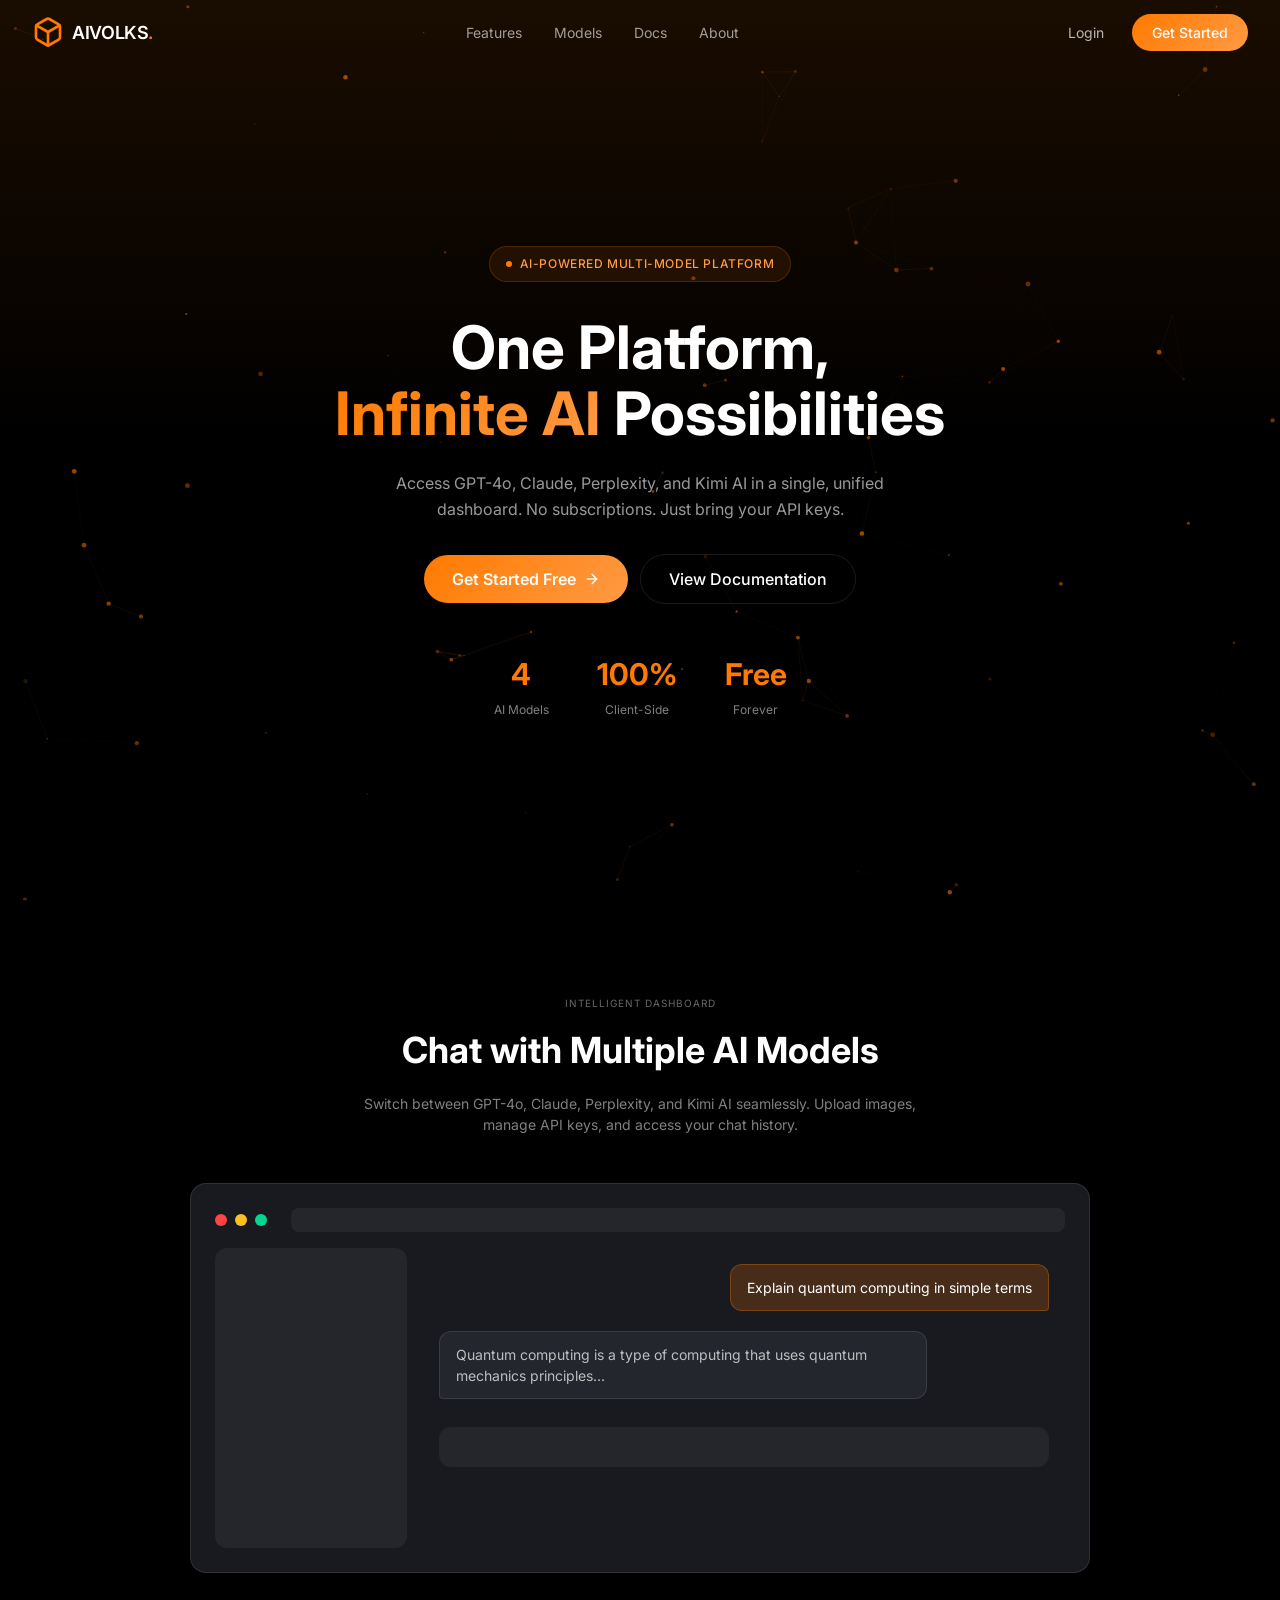
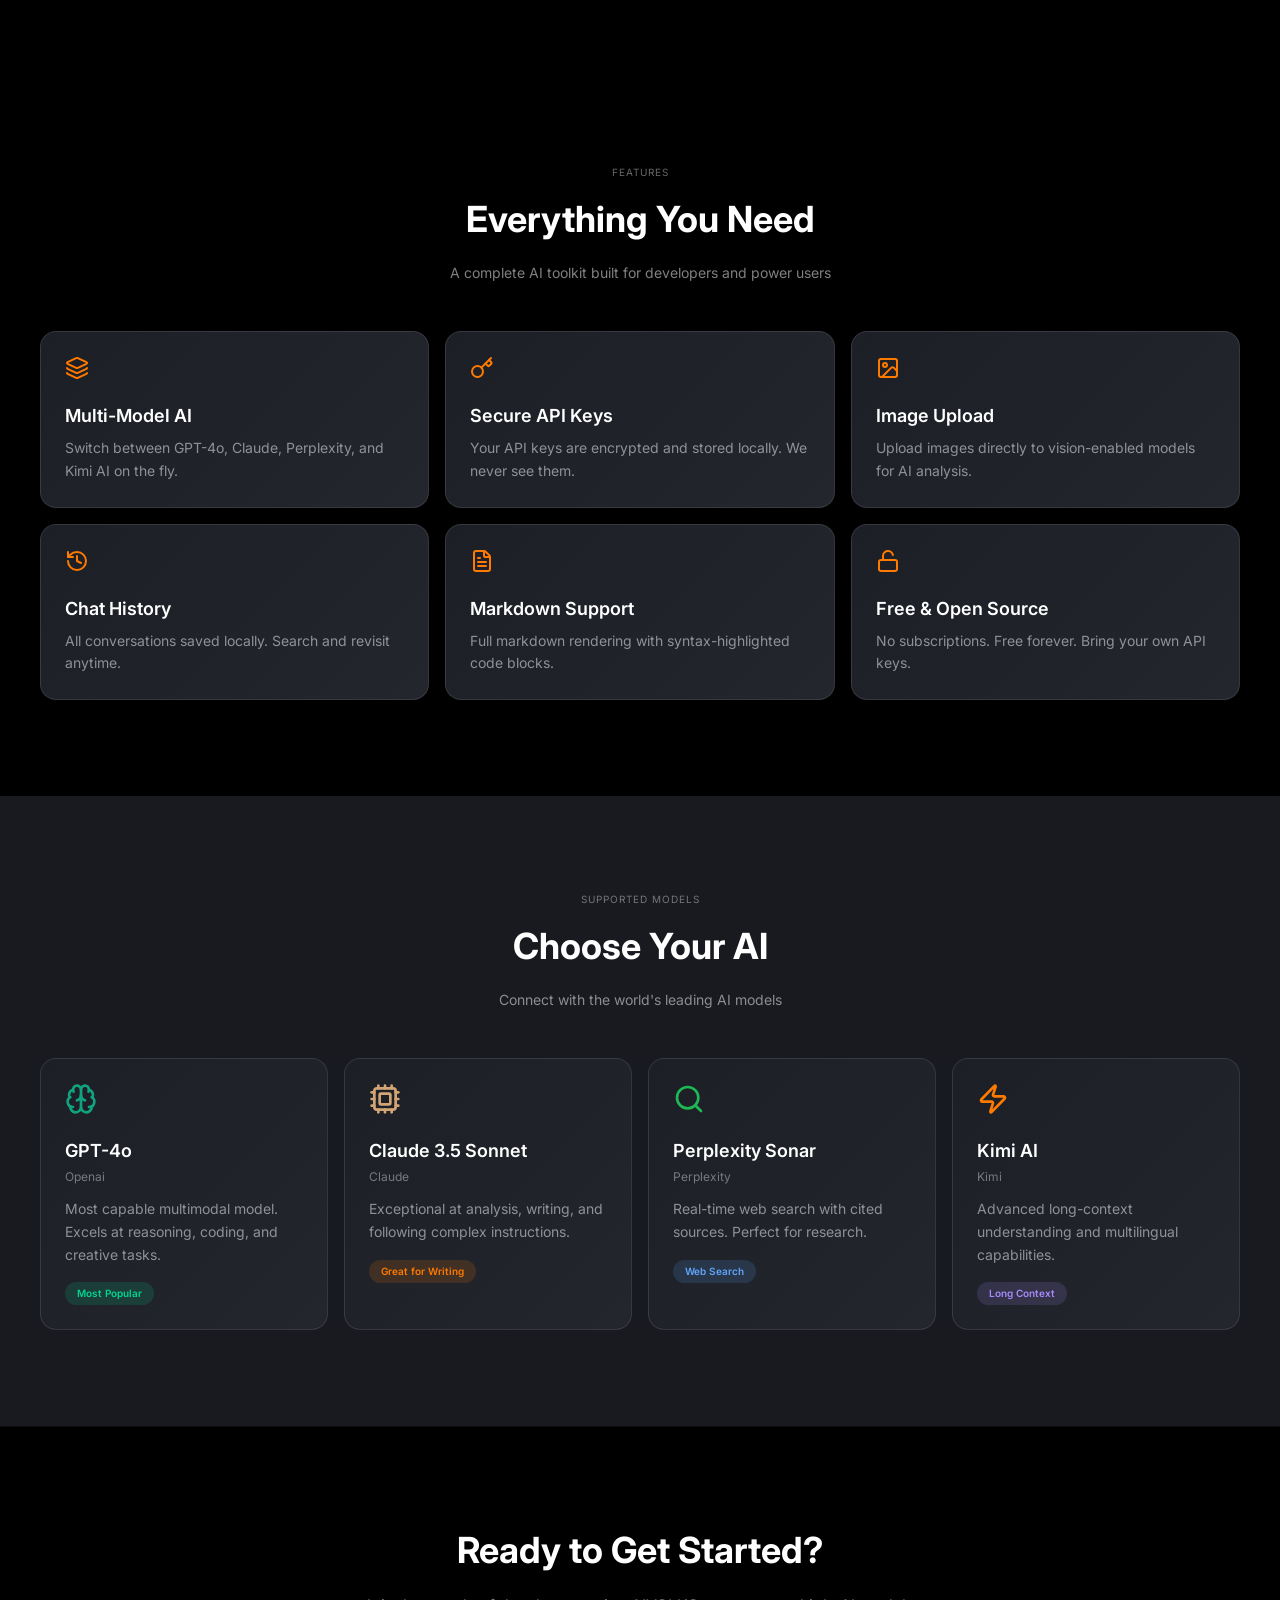
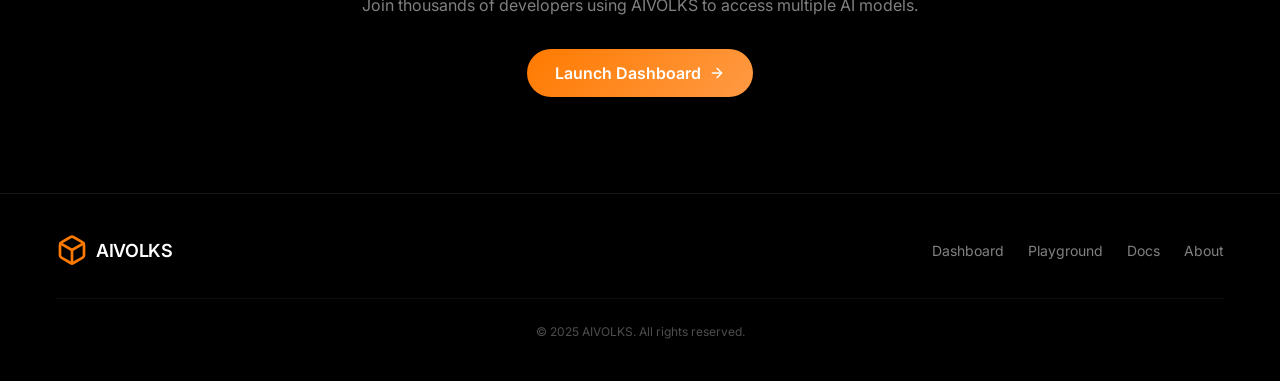
<file: index.html>
<!DOCTYPE html>
<html lang="en">
<head>
  <meta charset="UTF-8" />
  <meta name="viewport" content="width=device-width, initial-scale=1.0" />
  <title>AIVOLKS - AI Dashboard</title>
  <link rel="preconnect" href="https://fonts.googleapis.com" />
  <link rel="preconnect" href="https://fonts.gstatic.com" crossorigin />
  <link href="https://fonts.googleapis.com/css2?family=Inter:wght@300;400;500;600;700;800&display=swap" rel="stylesheet" />
  <link rel="stylesheet" href="css/style.css" />
</head>
<body>
  <!-- Particle Background -->
  <canvas id="particle-canvas"></canvas>

  <!-- Header -->
  <header class="header" id="header">
    <div class="header-container">
      <a href="#" class="logo">
        <svg class="logo-icon" viewBox="0 0 24 24" fill="none" stroke="currentColor" stroke-width="2" stroke-linecap="round" stroke-linejoin="round">
          <path d="M21 8a2 2 0 0 0-1-1.73l-7-4a2 2 0 0 0-2 0l-7 4A2 2 0 0 0 3 8v8a2 2 0 0 0 1 1.73l7 4a2 2 0 0 0 2 0l7-4A2 2 0 0 0 21 16Z"/>
          <path d="m3.3 7 8.7 5 8.7-5"/>
          <path d="M12 22V12"/>
        </svg>
        <span class="logo-text">AIVOLKS<span class="logo-dot">.</span></span>
      </a>

      <nav class="nav-desktop">
        <a href="#features" class="nav-link">Features</a>
        <a href="#models" class="nav-link">Models</a>
        <a href="#" class="nav-link">Docs</a>
        <a href="#" class="nav-link">About</a>
      </nav>

      <div class="header-actions">
        <a href="#" class="btn-login">Login</a>
        <a href="chat.html" class="btn-primary" id="getStarted">Get Started</a>
        <button class="mobile-toggle" id="mobileToggle" aria-label="Toggle menu">
          <svg class="icon-menu" viewBox="0 0 24 24" fill="none" stroke="currentColor" stroke-width="2" stroke-linecap="round" stroke-linejoin="round">
            <path d="M4 5h16"/><path d="M4 12h16"/><path d="M4 19h16"/>
          </svg>
          <svg class="icon-close" viewBox="0 0 24 24" fill="none" stroke="currentColor" stroke-width="2" stroke-linecap="round" stroke-linejoin="round">
            <path d="M18 6 6 18"/><path d="m6 6 12 12"/>
          </svg>
        </button>
      </div>
    </div>

    <!-- Mobile Menu -->
    <div class="mobile-menu" id="mobileMenu">
      <a href="#features" class="mobile-link">Features</a>
      <a href="#models" class="mobile-link">Models</a>
      <a href="#" class="mobile-link">Docs</a>
      <a href="#" class="mobile-link">About</a>
      <div class="mobile-actions">
        <a href="#" class="btn-login">Login</a>
        <a href="#" class="btn-primary btn-full">Get Started</a>
      </div>
    </div>
  </header>

  <!-- Hero Section -->
  <section class="hero">
    <div class="hero-bg"></div>
    <div class="hero-content">
      <div class="badge">
        <span class="badge-dot"></span>
        <span class="badge-text">AI-Powered Multi-Model Platform</span>
      </div>

      <h1 class="hero-title">
        One Platform,<br>
        <span class="text-gradient">Infinite AI</span> Possibilities
      </h1>

      <p class="hero-subtitle">
        Access GPT-4o, Claude, Perplexity, and Kimi AI in a single, unified dashboard.
        No subscriptions. Just bring your API keys.
      </p>

      <div class="hero-buttons">
        <a href="chat.html" class="btn-main" id="getStartedMain">
          Get Started Free
          <svg viewBox="0 0 24 24" fill="none" stroke="currentColor" stroke-width="2" stroke-linecap="round" stroke-linejoin="round">
            <path d="M5 12h14"/><path d="m12 5 7 7-7 7"/>
          </svg>
        </a>
        <a href="#" class="btn-outline">View Documentation</a>
      </div>

      <div class="hero-stats">
        <div class="stat">
          <div class="stat-value">4</div>
          <div class="stat-label">AI Models</div>
        </div>
        <div class="stat">
          <div class="stat-value">100%</div>
          <div class="stat-label">Client-Side</div>
        </div>
        <div class="stat">
          <div class="stat-value">Free</div>
          <div class="stat-label">Forever</div>
        </div>
      </div>
    </div>
  </section>

  <!-- Chat Preview Section -->
  <section class="section">
    <div class="container">
      <div class="section-header reveal">
        <p class="section-tag">Intelligent Dashboard</p>
        <h2 class="section-title">Chat with Multiple AI Models</h2>
        <p class="section-desc">
          Switch between GPT-4o, Claude, Perplexity, and Kimi AI seamlessly.
          Upload images, manage API keys, and access your chat history.
        </p>
      </div>

      <div class="chat-preview reveal delay-1">
        <div class="chat-window">
          <!-- Window Controls -->
          <div class="chat-header">
            <div class="window-dots">
              <span class="dot red"></span>
              <span class="dot yellow"></span>
              <span class="dot green"></span>
            </div>
            <div class="window-bar"></div>
          </div>

          <!-- Chat Body -->
          <div class="chat-body">
            <div class="chat-sidebar"></div>
            <div class="chat-messages">
              <div class="msg user">
                <div class="msg-bubble user-bubble">
                  Explain quantum computing in simple terms
                </div>
              </div>
              <div class="msg bot">
                <div class="msg-bubble bot-bubble">
                  Quantum computing is a type of computing that uses quantum mechanics principles...
                </div>
              </div>
              <div class="chat-input-placeholder"></div>
            </div>
          </div>
        </div>
      </div>
    </div>
  </section>

  <!-- Features Section -->
  <section class="section" id="features">
    <div class="container">
      <div class="section-header reveal">
        <p class="section-tag">Features</p>
        <h2 class="section-title">Everything You Need</h2>
        <p class="section-desc">A complete AI toolkit built for developers and power users</p>
      </div>

      <div class="features-grid">
        <div class="feature-card reveal delay-1">
          <div class="feature-icon">
            <svg viewBox="0 0 24 24" fill="none" stroke="currentColor" stroke-width="2" stroke-linecap="round" stroke-linejoin="round">
              <path d="M12.83 2.18a2 2 0 0 0-1.66 0L2.6 6.08a1 1 0 0 0 0 1.83l8.58 3.91a2 2 0 0 0 1.66 0l8.58-3.9a1 1 0 0 0 0-1.83z"/>
              <path d="M2 12a1 1 0 0 0 .58.91l8.6 3.91a2 2 0 0 0 1.65 0l8.58-3.9A1 1 0 0 0 22 12"/>
              <path d="M2 17a1 1 0 0 0 .58.91l8.6 3.91a2 2 0 0 0 1.65 0l8.58-3.9A1 1 0 0 0 22 17"/>
            </svg>
          </div>
          <h3 class="feature-title">Multi-Model AI</h3>
          <p class="feature-desc">Switch between GPT-4o, Claude, Perplexity, and Kimi AI on the fly.</p>
        </div>

        <div class="feature-card reveal delay-2">
          <div class="feature-icon">
            <svg viewBox="0 0 24 24" fill="none" stroke="currentColor" stroke-width="2" stroke-linecap="round" stroke-linejoin="round">
              <path d="m15.5 7.5 2.3 2.3a1 1 0 0 0 1.4 0l2.1-2.1a1 1 0 0 0 0-1.4L19 4"/>
              <path d="m21 2-9.6 9.6"/>
              <circle cx="7.5" cy="15.5" r="5.5"/>
            </svg>
          </div>
          <h3 class="feature-title">Secure API Keys</h3>
          <p class="feature-desc">Your API keys are encrypted and stored locally. We never see them.</p>
        </div>

        <div class="feature-card reveal delay-3">
          <div class="feature-icon">
            <svg viewBox="0 0 24 24" fill="none" stroke="currentColor" stroke-width="2" stroke-linecap="round" stroke-linejoin="round">
              <rect width="18" height="18" x="3" y="3" rx="2" ry="2"/>
              <circle cx="9" cy="9" r="2"/>
              <path d="m21 15-3.086-3.086a2 2 0 0 0-2.828 0L6 21"/>
            </svg>
          </div>
          <h3 class="feature-title">Image Upload</h3>
          <p class="feature-desc">Upload images directly to vision-enabled models for AI analysis.</p>
        </div>

        <div class="feature-card reveal delay-1">
          <div class="feature-icon">
            <svg viewBox="0 0 24 24" fill="none" stroke="currentColor" stroke-width="2" stroke-linecap="round" stroke-linejoin="round">
              <path d="M3 12a9 9 0 1 0 9-9 9.75 9.75 0 0 0-6.74 2.74L3 8"/>
              <path d="M3 3v5h5"/>
              <path d="M12 7v5l4 2"/>
            </svg>
          </div>
          <h3 class="feature-title">Chat History</h3>
          <p class="feature-desc">All conversations saved locally. Search and revisit anytime.</p>
        </div>

        <div class="feature-card reveal delay-2">
          <div class="feature-icon">
            <svg viewBox="0 0 24 24" fill="none" stroke="currentColor" stroke-width="2" stroke-linecap="round" stroke-linejoin="round">
              <path d="M6 22a2 2 0 0 1-2-2V4a2 2 0 0 1 2-2h8a2.4 2.4 0 0 1 1.704.706l3.588 3.588A2.4 2.4 0 0 1 20 8v12a2 2 0 0 1-2 2z"/>
              <path d="M14 2v5a1 1 0 0 0 1 1h5"/>
              <path d="M10 9H8"/><path d="M16 13H8"/><path d="M16 17H8"/>
            </svg>
          </div>
          <h3 class="feature-title">Markdown Support</h3>
          <p class="feature-desc">Full markdown rendering with syntax-highlighted code blocks.</p>
        </div>

        <div class="feature-card reveal delay-3">
          <div class="feature-icon">
            <svg viewBox="0 0 24 24" fill="none" stroke="currentColor" stroke-width="2" stroke-linecap="round" stroke-linejoin="round">
              <rect width="18" height="11" x="3" y="11" rx="2" ry="2"/>
              <path d="M7 11V7a5 5 0 0 1 9.9-1"/>
            </svg>
          </div>
          <h3 class="feature-title">Free & Open Source</h3>
          <p class="feature-desc">No subscriptions. Free forever. Bring your own API keys.</p>
        </div>
      </div>
    </div>
  </section>

  <!-- Models Section -->
  <section class="section section-dark" id="models">
    <div class="container">
      <div class="section-header reveal">
        <p class="section-tag">Supported Models</p>
        <h2 class="section-title">Choose Your AI</h2>
        <p class="section-desc">Connect with the world's leading AI models</p>
      </div>

      <div class="models-grid">
        <div class="model-card reveal delay-1">
          <div class="model-icon" style="color: #10A37F;">
            <svg viewBox="0 0 24 24" fill="none" stroke="currentColor" stroke-width="2" stroke-linecap="round" stroke-linejoin="round">
              <path d="M12 18V5"/>
              <path d="M15 13a4.17 4.17 0 0 1-3-4 4.17 4.17 0 0 1-3 4"/>
              <path d="M17.598 6.5A3 3 0 1 0 12 5a3 3 0 1 0-5.598 1.5"/>
              <path d="M17.997 5.125a4 4 0 0 1 2.526 5.77"/>
              <path d="M18 18a4 4 0 0 0 2-7.464"/>
              <path d="M19.967 17.483A4 4 0 1 1 12 18a4 4 0 1 1-7.967-.517"/>
              <path d="M6 18a4 4 0 0 1-2-7.464"/>
              <path d="M6.003 5.125a4 4 0 0 0-2.526 5.77"/>
            </svg>
          </div>
          <h3 class="model-name">GPT-4o</h3>
          <p class="model-provider">openai</p>
          <p class="model-desc">Most capable multimodal model. Excels at reasoning, coding, and creative tasks.</p>
          <span class="model-badge badge-green">Most Popular</span>
        </div>

        <div class="model-card reveal delay-2">
          <div class="model-icon" style="color: #D4A574;">
            <svg viewBox="0 0 24 24" fill="none" stroke="currentColor" stroke-width="2" stroke-linecap="round" stroke-linejoin="round">
              <path d="M12 20v2"/><path d="M12 2v2"/>
              <path d="M17 20v2"/><path d="M17 2v2"/>
              <path d="M2 12h2"/><path d="M2 17h2"/><path d="M2 7h2"/>
              <path d="M20 12h2"/><path d="M20 17h2"/><path d="M20 7h2"/>
              <path d="M7 20v2"/><path d="M7 2v2"/>
              <rect x="4" y="4" width="16" height="16" rx="2"/>
              <rect x="8" y="8" width="8" height="8" rx="1"/>
            </svg>
          </div>
          <h3 class="model-name">Claude 3.5 Sonnet</h3>
          <p class="model-provider">claude</p>
          <p class="model-desc">Exceptional at analysis, writing, and following complex instructions.</p>
          <span class="model-badge badge-orange">Great for Writing</span>
        </div>

        <div class="model-card reveal delay-3">
          <div class="model-icon" style="color: #1DB954;">
            <svg viewBox="0 0 24 24" fill="none" stroke="currentColor" stroke-width="2" stroke-linecap="round" stroke-linejoin="round">
              <path d="m21 21-4.34-4.34"/>
              <circle cx="11" cy="11" r="8"/>
            </svg>
          </div>
          <h3 class="model-name">Perplexity Sonar</h3>
          <p class="model-provider">perplexity</p>
          <p class="model-desc">Real-time web search with cited sources. Perfect for research.</p>
          <span class="model-badge badge-blue">Web Search</span>
        </div>

        <div class="model-card reveal delay-4">
          <div class="model-icon" style="color: #FF7A00;">
            <svg viewBox="0 0 24 24" fill="none" stroke="currentColor" stroke-width="2" stroke-linecap="round" stroke-linejoin="round">
              <path d="M4 14a1 1 0 0 1-.78-1.63l9.9-10.2a.5.5 0 0 1 .86.46l-1.92 6.02A1 1 0 0 0 13 10h7a1 1 0 0 1 .78 1.63l-9.9 10.2a.5.5 0 0 1-.86-.46l1.92-6.02A1 1 0 0 0 11 14z"/>
            </svg>
          </div>
          <h3 class="model-name">Kimi AI</h3>
          <p class="model-provider">kimi</p>
          <p class="model-desc">Advanced long-context understanding and multilingual capabilities.</p>
          <span class="model-badge badge-purple">Long Context</span>
        </div>
      </div>
    </div>
  </section>

  <!-- CTA Section -->
  <section class="section section-border">
    <div class="container">
      <div class="cta reveal">
        <h2 class="cta-title">Ready to Get Started?</h2>
        <p class="cta-desc">Join thousands of developers using AIVOLKS to access multiple AI models.</p>
        <a href="#" class="btn-main">
          Launch Dashboard
          <svg viewBox="0 0 24 24" fill="none" stroke="currentColor" stroke-width="2" stroke-linecap="round" stroke-linejoin="round">
            <path d="M5 12h14"/><path d="m12 5 7 7-7 7"/>
          </svg>
        </a>
      </div>
    </div>
  </section>

  <!-- Footer -->
  <footer class="footer">
    <div class="footer-container">
      <div class="footer-main">
        <a href="#" class="logo">
          <svg class="logo-icon" viewBox="0 0 24 24" fill="none" stroke="currentColor" stroke-width="2" stroke-linecap="round" stroke-linejoin="round">
            <path d="M21 8a2 2 0 0 0-1-1.73l-7-4a2 2 0 0 0-2 0l-7 4A2 2 0 0 0 3 8v8a2 2 0 0 0 1 1.73l7 4a2 2 0 0 0 2 0l7-4A2 2 0 0 0 21 16Z"/>
            <path d="m3.3 7 8.7 5 8.7-5"/>
            <path d="M12 22V12"/>
          </svg>
          <span class="logo-text">AIVOLKS</span>
        </a>

        <nav class="footer-nav">
          <a href="#" class="footer-link">
            Dashboard
            <span class="footer-underline"></span>
          </a>
          <a href="#" class="footer-link">
            Playground
            <span class="footer-underline"></span>
          </a>
          <a href="#" class="footer-link">
            Docs
            <span class="footer-underline"></span>
          </a>
          <a href="#" class="footer-link">
            About
            <span class="footer-underline"></span>
          </a>
        </nav>
      </div>

      <div class="footer-bottom">
        <p>&copy; 2025 AIVOLKS. All rights reserved.</p>
      </div>
    </div>
  </footer>

  <script src="js/particles.js"></script>
  <script src="js/main.js"></script>
  <!-- Login Modal -->
  <div class="login-modal" id="loginModal" aria-hidden="true">
    <div class="login-modal-backdrop" id="loginBackdrop"></div>
    <div class="login-modal-panel" role="dialog" aria-modal="true" aria-labelledby="loginTitle">
      <h3 id="loginTitle">Login required</h3>
      <p>To access the chat, please request access by clicking the button below. This will open WhatsApp to contact the site owner.</p>
      <div class="modal-actions">
        <a href="https://wa.me/" class="btn-main" id="waLink">Get Started Free</a>
        <button class="btn-outline" id="closeModal">Cancel</button>
      </div>
      <p class="modal-note">(WhatsApp number not set — please insert your number in the link URL later.)</p>
    </div>
  </div>
</body>
</html>
</file>
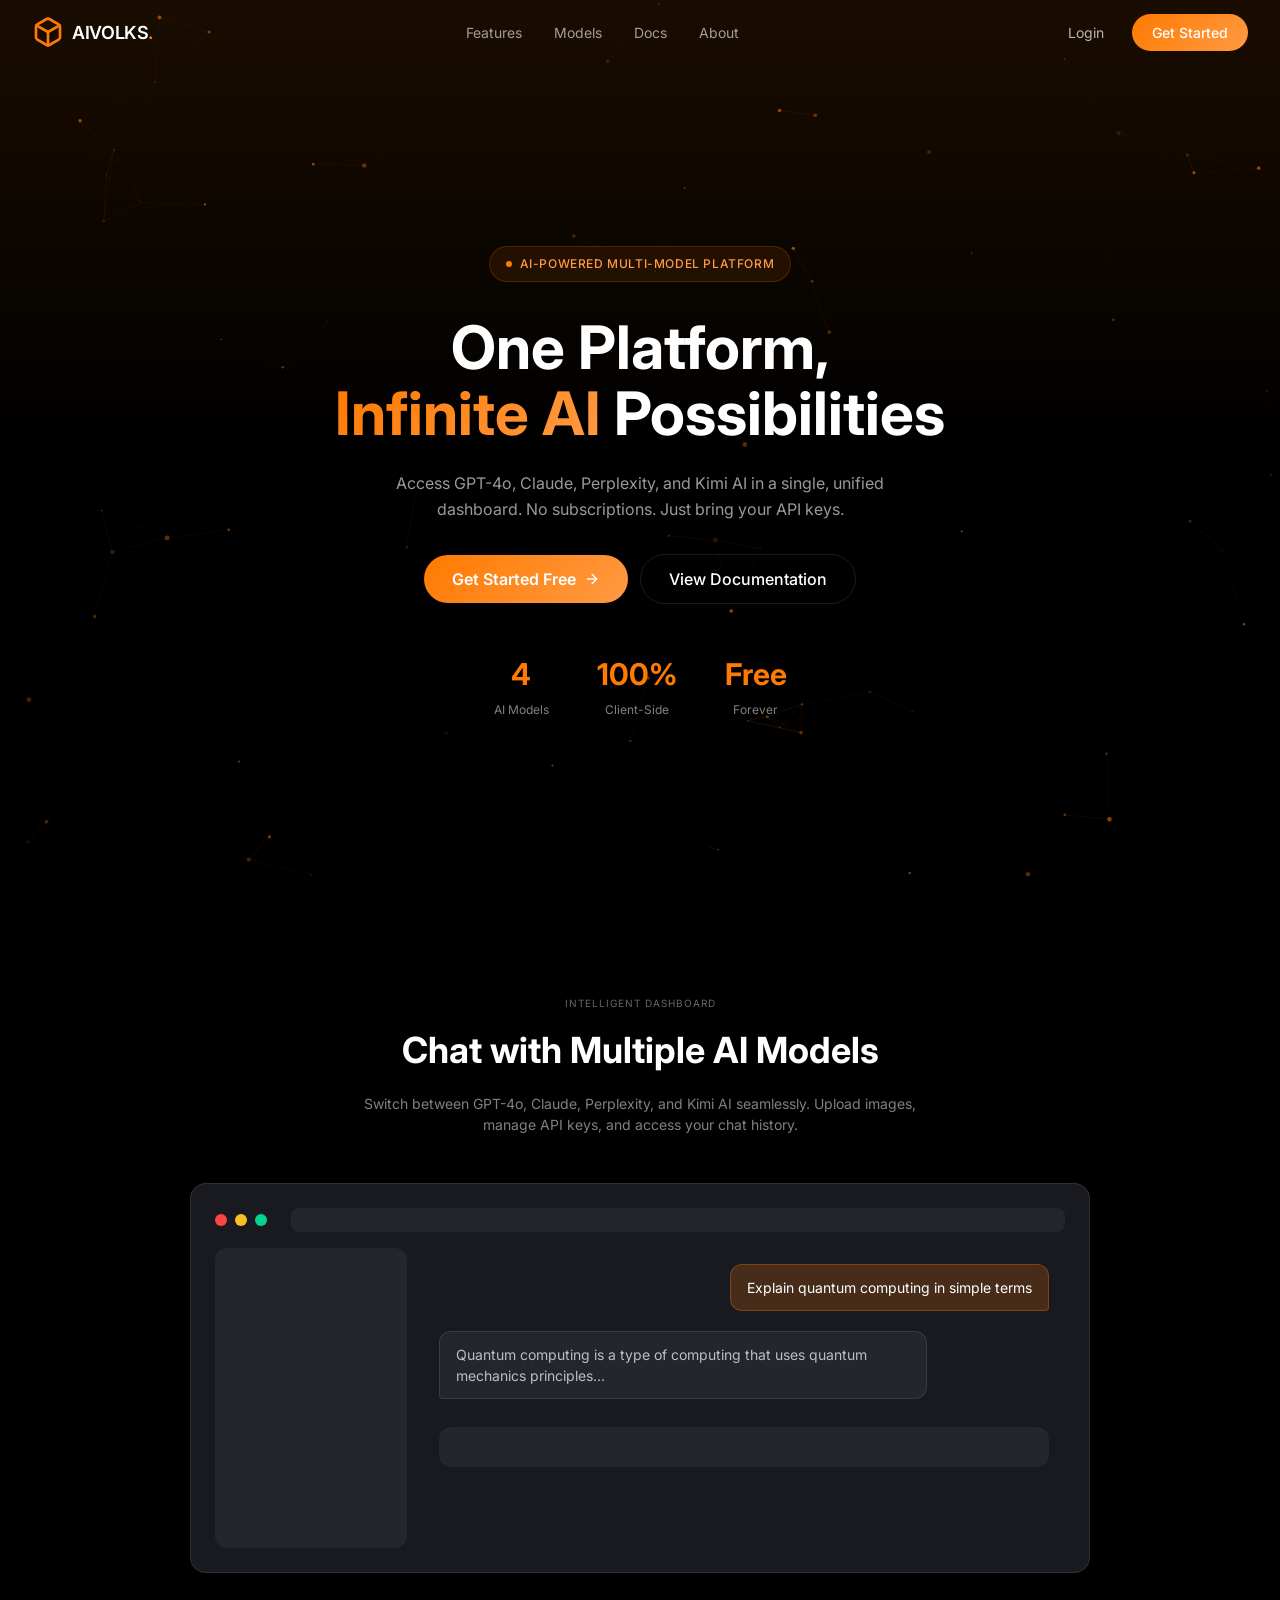
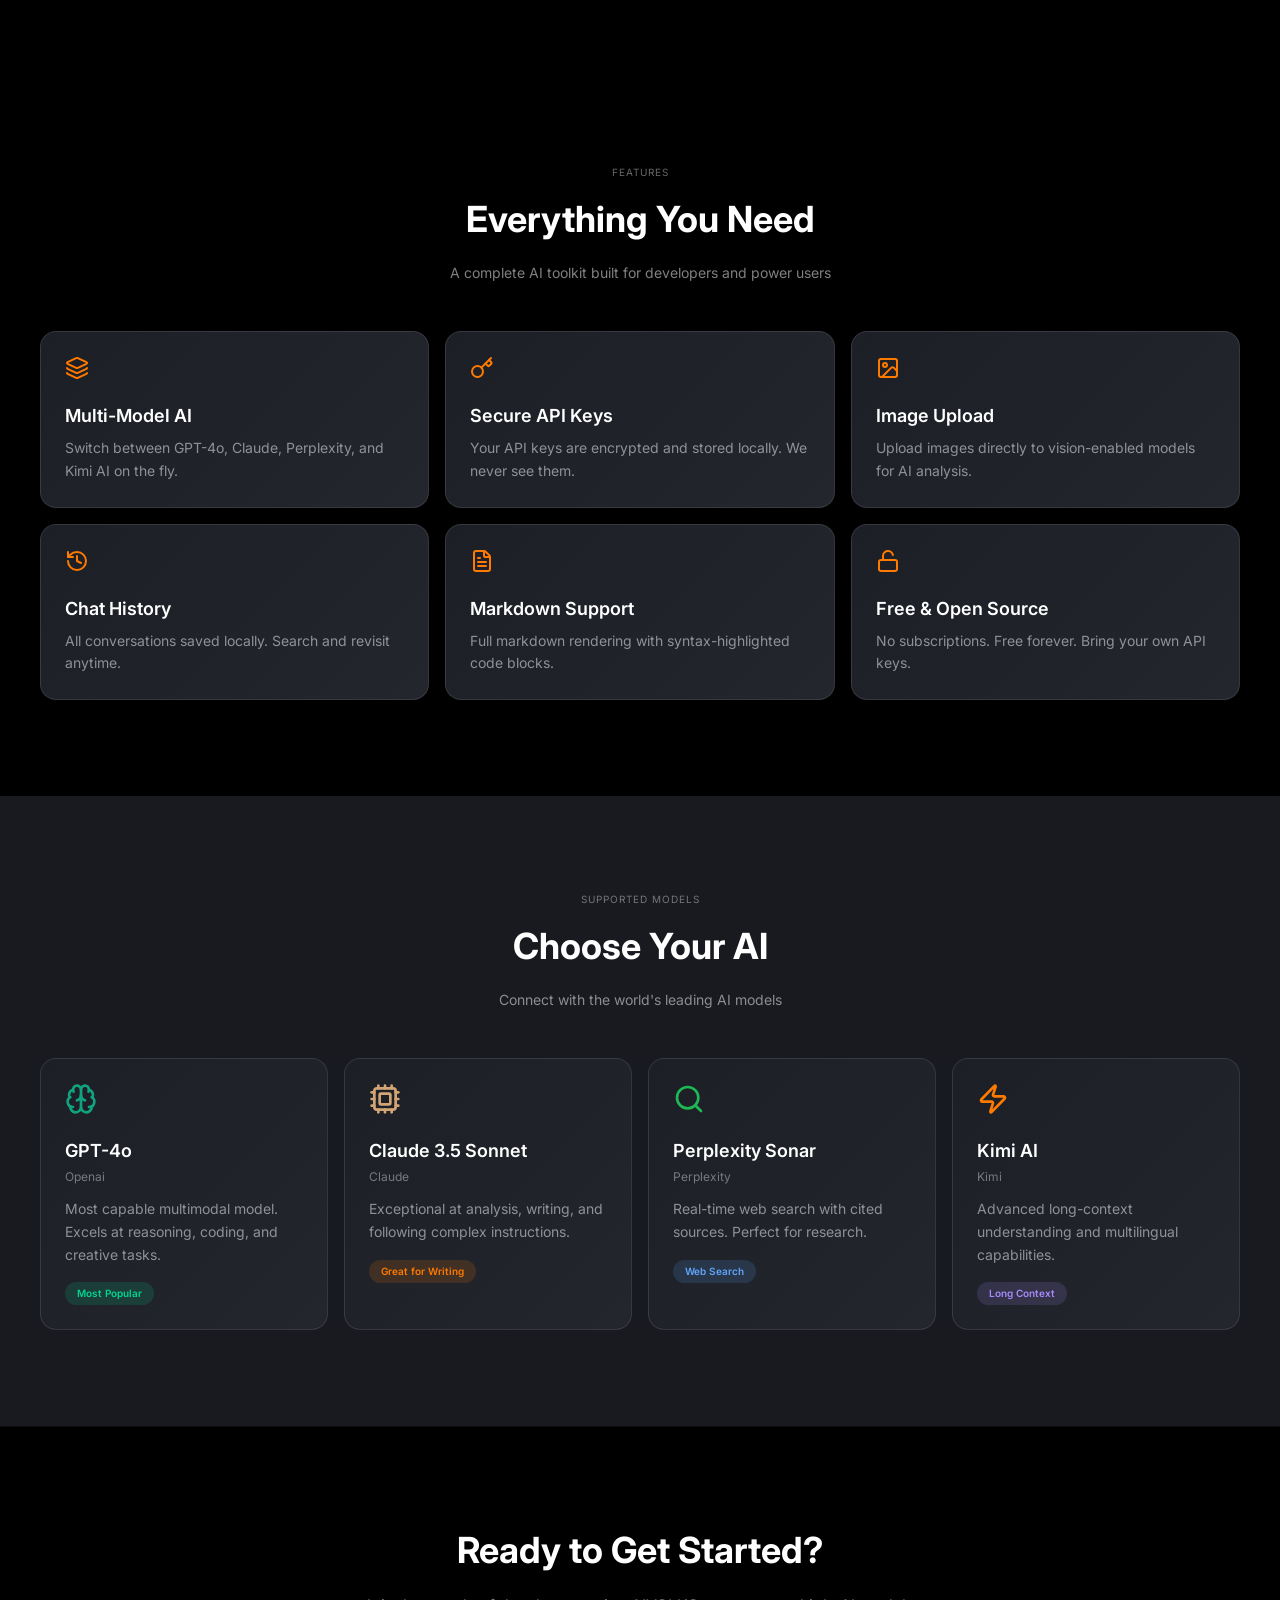
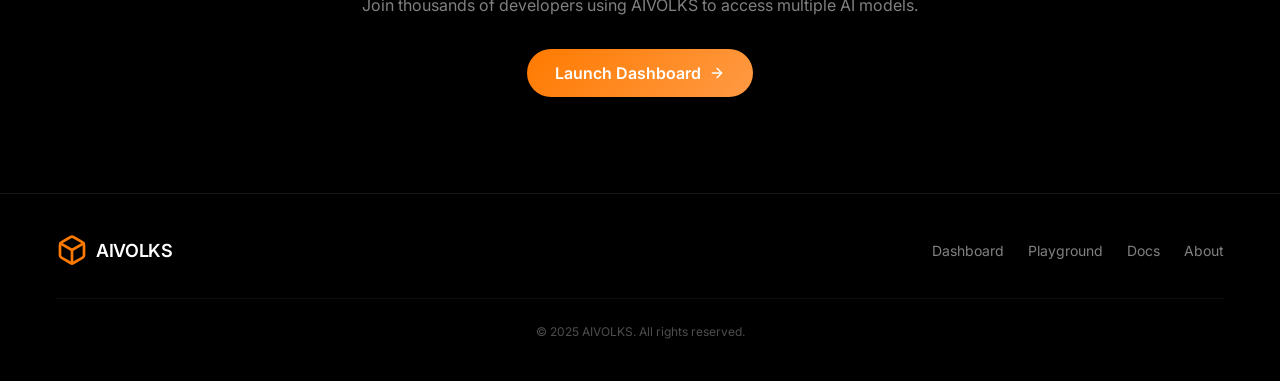
<file: chat.html>
<!DOCTYPE html>
<html lang="en">
<head>
  <meta charset="UTF-8" />
  <meta name="viewport" content="width=device-width, initial-scale=1.0" />
  <title>AIVOLKS - Chat</title>
  <link href="https://fonts.googleapis.com/css2?family=Inter:wght@300;400;500;600;700;800&display=swap" rel="stylesheet" />
  <link rel="stylesheet" href="css/style.css" />
</head>
<body>
  <header class="header" id="header">
    <div class="header-container">
      <a href="index.html" class="logo">AIVOLKS</a>
      <div class="header-actions">
        <a href="#" class="btn-primary" id="logoutBtn">Logout</a>
      </div>
    </div>
  </header>

  <main class="section" style="padding-top:100px;">
    <div class="container">
      <div class="chat-window" id="chatApp">
        <div class="chat-header">
          <div class="window-dots">
            <span class="dot red"></span>
            <span class="dot yellow"></span>
            <span class="dot green"></span>
          </div>
          <div class="window-bar">Chat with Bot</div>
        </div>
        <div class="chat-body">
          <div class="chat-messages" id="messages"></div>
        </div>
        <div style="padding:1rem; border-top:1px solid rgba(255,255,255,0.05);">
          <form id="chatForm">
            <input type="text" id="chatInput" placeholder="Type a message..." style="width:80%; padding:.75rem; border-radius:8px; border:1px solid rgba(255,255,255,0.05); background:transparent; color:var(--white);" />
            <button class="btn-main" style="margin-left:8px;">Send</button>
          </form>
        </div>
      </div>
    </div>
  </main>

  <script src="js/main.js"></script>
  <script>
    (function(){
      // Simple chat simulation
      const messages = document.getElementById('messages');
      const chatForm = document.getElementById('chatForm');
      const chatInput = document.getElementById('chatInput');

      function appendMessage(text, cls){
        const el = document.createElement('div');
        el.className = 'msg ' + cls;
        const bubble = document.createElement('div');
        bubble.className = 'msg-bubble ' + (cls === 'user' ? 'user-bubble' : 'bot-bubble');
        bubble.textContent = text;
        el.appendChild(bubble);
        messages.appendChild(el);
        messages.scrollTop = messages.scrollHeight;
      }

      chatForm.addEventListener('submit', function(e){
        e.preventDefault();
        const text = chatInput.value.trim();
        if(!text) return;
        appendMessage(text, 'user');
        chatInput.value = '';
        setTimeout(()=> appendMessage('This is a bot reply (demo).', 'bot'), 700);
      });

      document.getElementById('logoutBtn').addEventListener('click', function(e){
        e.preventDefault();
        localStorage.removeItem('aivolks_logged_in');
        window.location.href = 'index.html';
      });

      // Redirect to index if not logged in
      if(!localStorage.getItem('aivolks_logged_in')){
        window.location.href = 'index.html';
      }
    })();
  </script>
</body>
</html>
</file>
<file: css/style.css>
/* ================================================
   AIVOLKS - AI Dashboard Styles
   ================================================ */

/* ---- Reset & Base ---- */
*,
*::before,
*::after {
  box-sizing: border-box;
  margin: 0;
  padding: 0;
}

:root {
  --orange: #ff7a00;
  --orange-light: #ff9a44;
  --black: #000000;
  --card-bg: #181a20;
  --card-inner: #24262d;
  --success: #00d68f;
  --error: #ff4444;
  --white: #ffffff;
  --white-5: rgba(255, 255, 255, 0.05);
  --white-10: rgba(255, 255, 255, 0.1);
  --white-20: rgba(255, 255, 255, 0.2);
  --white-30: rgba(255, 255, 255, 0.3);
  --white-40: rgba(255, 255, 255, 0.4);
  --white-50: rgba(255, 255, 255, 0.5);
  --white-60: rgba(255, 255, 255, 0.6);
  --white-70: rgba(255, 255, 255, 0.7);
  --orange-10: rgba(255, 122, 0, 0.1);
  --orange-15: rgba(255, 122, 0, 0.15);
  --orange-20: rgba(255, 122, 0, 0.2);
  --orange-30: rgba(255, 122, 0, 0.3);
  --radius-sm: 0.5rem;
  --radius: 0.75rem;
  --radius-lg: 1rem;
  --radius-xl: 1.25rem;
  --radius-full: 9999px;
}

html {
  scroll-behavior: smooth;
}

body {
  font-family:
    "Inter",
    system-ui,
    -apple-system,
    sans-serif;
  background-color: var(--black);
  color: var(--white);
  line-height: 1.5;
  -webkit-font-smoothing: antialiased;
  overflow-x: hidden;
}

a {
  text-decoration: none;
  color: inherit;
}

::selection {
  background: var(--orange-30);
  color: var(--white);
}

/* ---- Scrollbar ---- */
::-webkit-scrollbar {
  width: 6px;
  height: 6px;
}
::-webkit-scrollbar-track {
  background: transparent;
}
::-webkit-scrollbar-thumb {
  background: var(--white-10);
  border-radius: 3px;
}
::-webkit-scrollbar-thumb:hover {
  background: var(--white-20);
}

/* ================================================
   PARTICLE BACKGROUND
   ================================================ */
#particle-canvas {
  position: fixed;
  inset: 0;
  z-index: 0;
  pointer-events: none;
}

/* ================================================
   HEADER
   ================================================ */
.header {
  position: fixed;
  top: 0;
  left: 0;
  right: 0;
  z-index: 50;
  transition: all 0.3s ease;
  border-bottom: 1px solid transparent;
}

.header.scrolled {
  background: rgba(0, 0, 0, 0.8);
  backdrop-filter: blur(20px) saturate(180%);
  -webkit-backdrop-filter: blur(20px) saturate(180%);
  border-bottom-color: var(--white-10);
}

.header-container {
  display: flex;
  align-items: center;
  justify-content: space-between;
  height: 56px;
  padding: 0 1rem;
  max-width: 1400px;
  margin: 0 auto;
}

/* ---- Logo ---- */
.logo {
  display: flex;
  align-items: center;
  gap: 0.5rem;
}

.logo-icon {
  width: 28px;
  height: 28px;
  color: var(--orange);
  transition: transform 0.3s ease;
}

.logo:hover .logo-icon {
  transform: rotate(12deg);
}

.logo-text {
  font-weight: 600;
  font-size: 1rem;
  letter-spacing: -0.02em;
  color: var(--white);
}

.logo-dot {
  color: var(--orange);
}

/* ---- Navigation ---- */
.nav-desktop {
  display: none;
  align-items: center;
  gap: 2rem;
}

.nav-link {
  font-size: 0.875rem;
  color: var(--white-60);
  transition: color 0.2s ease;
}

.nav-link:hover {
  color: var(--white);
}

/* ---- Header Actions ---- */
.header-actions {
  display: flex;
  align-items: center;
  gap: 0.75rem;
}

.btn-login {
  display: none;
  font-size: 0.875rem;
  color: var(--white-70);
  padding: 0.5rem 1rem;
  transition: color 0.2s ease;
}

.btn-login:hover {
  color: var(--white);
}

.btn-primary {
  display: inline-block;
  font-size: 0.875rem;
  font-weight: 500;
  color: var(--white);
  background: linear-gradient(135deg, var(--orange), var(--orange-light));
  padding: 0.5rem 1.25rem;
  border-radius: var(--radius-full);
  transition: all 0.2s ease;
}

.btn-primary:hover {
  box-shadow: 0 0 20px rgba(255, 122, 0, 0.2);
  transform: scale(1.02);
}

.btn-full {
  display: block;
  text-align: center;
}

/* ---- Mobile Toggle ---- */
.mobile-toggle {
  display: block;
  background: none;
  border: none;
  color: var(--white-70);
  cursor: pointer;
  padding: 0.5rem;
  transition: color 0.2s ease;
}

.mobile-toggle:hover {
  color: var(--white);
}

.mobile-toggle svg {
  width: 24px;
  height: 24px;
}

.icon-close {
  display: none;
}
.mobile-toggle.active .icon-menu {
  display: none;
}
.mobile-toggle.active .icon-close {
  display: block;
}

/* ---- Mobile Menu ---- */
.mobile-menu {
  display: none;
  flex-direction: column;
  padding: 1rem;
  background: rgba(0, 0, 0, 0.95);
  backdrop-filter: blur(20px) saturate(180%);
  border-top: 1px solid var(--white-10);
  gap: 0.25rem;
}

.mobile-menu.active {
  display: flex;
}

.mobile-link {
  font-size: 0.875rem;
  color: var(--white-60);
  padding: 0.5rem 0;
  transition: color 0.2s ease;
}

.mobile-link:hover {
  color: var(--white);
}

.mobile-actions {
  display: flex;
  flex-direction: column;
  gap: 0.5rem;
  padding-top: 1rem;
  border-top: 1px solid var(--white-10);
  margin-top: 0.5rem;
}

.mobile-actions .btn-login {
  display: block;
  text-align: center;
}

/* ================================================
   HERO SECTION
   ================================================ */
.hero {
  position: relative;
  min-height: 100vh;
  display: flex;
  align-items: center;
  justify-content: center;
  padding-top: 64px;
}

.hero-bg {
  position: absolute;
  inset: 0;
  background: linear-gradient(
    to bottom,
    rgba(255, 122, 0, 0.1),
    transparent,
    transparent
  );
  pointer-events: none;
}

.hero-content {
  position: relative;
  z-index: 10;
  text-align: center;
  padding: 0 1rem;
  max-width: 800px;
}

/* ---- Badge ---- */
.badge {
  display: inline-flex;
  align-items: center;
  gap: 0.5rem;
  padding: 0.5rem 1rem;
  border-radius: var(--radius-full);
  background: var(--orange-10);
  border: 1px solid rgba(255, 122, 0, 0.2);
  margin-bottom: 2rem;
  animation: fadeInUp 0.6s ease forwards;
}

.badge-dot {
  width: 6px;
  height: 6px;
  border-radius: 50%;
  background: var(--orange);
  animation: pulse 2s ease-in-out infinite;
}

.badge-text {
  font-size: 0.75rem;
  font-weight: 500;
  color: var(--orange-light);
  text-transform: uppercase;
  letter-spacing: 0.05em;
}

/* ---- Title ---- */
.hero-title {
  font-size: 2.25rem;
  font-weight: 700;
  line-height: 1.1;
  color: var(--white);
  animation: fadeInUp 0.6s ease 0.1s both;
}

.text-gradient {
  background: linear-gradient(135deg, var(--orange), var(--orange-light));
  -webkit-background-clip: text;
  -webkit-text-fill-color: transparent;
  background-clip: text;
}

.hero-subtitle {
  margin-top: 1.5rem;
  font-size: 1rem;
  color: var(--white-60);
  max-width: 560px;
  margin-left: auto;
  margin-right: auto;
  line-height: 1.625;
  animation: fadeInUp 0.6s ease 0.2s both;
}

/* ---- Buttons ---- */
.hero-buttons {
  display: flex;
  flex-direction: column;
  align-items: center;
  gap: 0.75rem;
  margin-top: 2rem;
  animation: fadeInUp 0.6s ease 0.3s both;
}

.btn-main {
  display: inline-flex;
  align-items: center;
  gap: 0.5rem;
  font-weight: 600;
  color: var(--white);
  background: linear-gradient(135deg, var(--orange), var(--orange-light));
  padding: 0.75rem 1.75rem;
  border-radius: var(--radius-full);
  transition: all 0.2s ease;
}

.btn-main svg {
  width: 16px;
  height: 16px;
}

.btn-main:hover {
  box-shadow: 0 0 20px rgba(255, 122, 0, 0.2);
  transform: scale(1.02);
}

.btn-outline {
  display: inline-flex;
  align-items: center;
  gap: 0.5rem;
  padding: 0.75rem 1.75rem;
  border-radius: var(--radius-full);
  border: 1px solid var(--white-10);
  color: var(--white-80);
  font-weight: 500;
  transition: all 0.2s ease;
}

.btn-outline:hover {
  background: var(--white-5);
  border-color: rgba(255, 122, 0, 0.3);
}

/* ---- Stats ---- */
.hero-stats {
  display: flex;
  align-items: center;
  justify-content: center;
  gap: 2rem;
  margin-top: 3rem;
  animation: fadeInUp 0.6s ease 0.4s both;
}

.stat {
  text-align: center;
}

.stat-value {
  font-size: 1.5rem;
  font-weight: 700;
  color: var(--orange);
}

.stat-label {
  font-size: 0.75rem;
  color: var(--white-50);
  margin-top: 0.25rem;
}

/* ================================================
   SHARED SECTION STYLES
   ================================================ */
.section {
  position: relative;
  z-index: 10;
  padding: 4rem 1rem;
}

.container {
  max-width: 1200px;
  margin: 0 auto;
}

.section-header {
  text-align: center;
  margin-bottom: 3rem;
}

.section-tag {
  font-size: 0.625rem;
  color: var(--white-40);
  text-transform: uppercase;
  letter-spacing: 0.1em;
  margin-bottom: 0.75rem;
}

.section-title {
  font-size: 1.5rem;
  font-weight: 700;
  color: var(--white);
}

.section-desc {
  margin-top: 1rem;
  font-size: 0.875rem;
  color: var(--white-50);
  max-width: 600px;
  margin-left: auto;
  margin-right: auto;
}

.section-dark {
  background: var(--card-bg);
}

.section-border {
  border-top: 1px solid var(--white-5);
}

/* ================================================
   CHAT PREVIEW
   ================================================ */
.chat-preview {
  max-width: 1100px;
  margin: 0 auto;
}

.chat-window {
  background: var(--card-bg);
  border: 1px solid var(--white-10);
  border-radius: var(--radius-lg);
  overflow: hidden;
  box-shadow: 0 4px 24px rgba(0, 0, 0, 0.3);
}

.chat-header {
  display: flex;
  align-items: center;
  gap: 0.5rem;
  padding: 1.5rem;
  padding-bottom: 1rem;
}

.window-dots {
  display: flex;
  align-items: center;
  gap: 0.5rem;
}

.dot {
  width: 12px;
  height: 12px;
  border-radius: 50%;
}

.dot.red {
  background: var(--error);
}
.dot.yellow {
  background: #fbbf24;
}
.dot.green {
  background: var(--success);
}

.window-bar {
  flex: 1;
  margin-left: 1rem;
  height: 24px;
  background: var(--white-5);
  border-radius: var(--radius-sm);
}

.chat-body {
  display: flex;
  gap: 1rem;
  padding: 0 1.5rem 1.5rem;
}

.chat-sidebar {
  width: 12rem;
  height: 300px;
  background: var(--white-5);
  border-radius: var(--radius);
  flex-shrink: 0;
  display: none;
}

.chat-messages {
  flex: 1;
  display: flex;
  flex-direction: column;
  gap: 0.75rem;
}

.msg {
  display: flex;
}

.msg.user {
  justify-content: flex-end;
}
.msg.bot {
  justify-content: flex-start;
}

.msg-bubble {
  padding: 0.75rem 1rem;
  border-radius: var(--radius);
  font-size: 0.875rem;
  max-width: 80%;
}

.user-bubble {
  background: rgba(255, 122, 0, 0.2);
  border: 1px solid rgba(255, 122, 0, 0.3);
  border-bottom-right-radius: 4px;
  color: var(--white);
}

.bot-bubble {
  background: var(--card-inner);
  border: 1px solid var(--white-10);
  border-bottom-left-radius: 4px;
  color: var(--white-70);
}

.chat-input-placeholder {
  height: 40px;
  background: var(--white-5);
  border-radius: var(--radius);
  margin-top: 0.5rem;
}

/* ================================================
   FEATURES GRID
   ================================================ */
.features-grid {
  display: grid;
  grid-template-columns: 1fr;
  gap: 1rem;
  max-width: 1200px;
  margin: 0 auto;
}

.feature-card {
  background: linear-gradient(135deg, #1c1f26, var(--card-inner));
  border: 1px solid var(--white-10);
  border-radius: var(--radius-lg);
  padding: 1.5rem;
  transition: all 0.3s ease;
}

.feature-card:hover {
  border-color: rgba(255, 122, 0, 0.2);
  box-shadow: 0 4px 24px rgba(0, 0, 0, 0.3);
  transform: translateY(-2px);
}

.feature-icon {
  color: var(--orange);
  margin-bottom: 1rem;
}

.feature-icon svg {
  width: 24px;
  height: 24px;
}

.feature-title {
  font-size: 1.125rem;
  font-weight: 600;
  color: var(--white);
  margin-bottom: 0.5rem;
}

.feature-desc {
  font-size: 0.875rem;
  color: var(--white-50);
  line-height: 1.625;
}

/* ================================================
   MODELS GRID
   ================================================ */
.models-grid {
  display: grid;
  grid-template-columns: 1fr;
  gap: 1rem;
  max-width: 1200px;
  margin: 0 auto;
}

.model-card {
  background: linear-gradient(135deg, #1c1f26, var(--card-inner));
  border: 1px solid var(--white-10);
  border-radius: var(--radius-lg);
  padding: 1.5rem;
  transition: all 0.3s ease;
}

.model-card:hover {
  border-color: rgba(255, 122, 0, 0.2);
  box-shadow: 0 4px 24px rgba(0, 0, 0, 0.3);
  transform: translateY(-2px);
}

.model-icon svg {
  width: 32px;
  height: 32px;
  margin-bottom: 1rem;
}

.model-name {
  font-size: 1.125rem;
  font-weight: 600;
  color: var(--white);
}

.model-provider {
  font-size: 0.75rem;
  color: var(--white-40);
  margin-top: 0.25rem;
  text-transform: capitalize;
}

.model-desc {
  font-size: 0.875rem;
  color: var(--white-50);
  margin-top: 0.75rem;
  line-height: 1.625;
}

.model-badge {
  display: inline-block;
  margin-top: 1rem;
  font-size: 0.625rem;
  font-weight: 600;
  padding: 0.25rem 0.75rem;
  border-radius: var(--radius-full);
}

.badge-green {
  background: rgba(0, 214, 143, 0.15);
  color: var(--success);
}

.badge-orange {
  background: rgba(255, 122, 0, 0.15);
  color: var(--orange);
}

.badge-blue {
  background: rgba(96, 165, 250, 0.15);
  color: #60a5fa;
}

.badge-purple {
  background: rgba(167, 139, 250, 0.15);
  color: #a78bfa;
}

/* ================================================
   CTA SECTION
   ================================================ */
.cta {
  text-align: center;
  max-width: 800px;
  margin: 0 auto;
}

.cta-title {
  font-size: 1.5rem;
  font-weight: 700;
  color: var(--white);
}

.cta-desc {
  margin-top: 1rem;
  color: var(--white-50);
}

.cta .btn-main {
  margin-top: 2rem;
}

/* ================================================
   FOOTER
   ================================================ */
.footer {
  border-top: 1px solid var(--white-10);
  background: var(--black);
  position: relative;
  z-index: 10;
}

.footer-container {
  max-width: 1200px;
  margin: 0 auto;
  padding: 2.5rem 1rem;
}

.footer-main {
  display: flex;
  flex-direction: column;
  align-items: center;
  gap: 1.5rem;
}

.footer-nav {
  display: flex;
  align-items: center;
  gap: 1.5rem;
  flex-wrap: wrap;
  justify-content: center;
}

.footer-link {
  font-size: 0.875rem;
  color: var(--white-50);
  transition: color 0.2s ease;
  position: relative;
}

.footer-link:hover {
  color: var(--white);
}

.footer-underline {
  position: absolute;
  bottom: -4px;
  left: 0;
  width: 0;
  height: 1px;
  background: var(--orange);
  transition: width 0.2s ease;
}

.footer-link:hover .footer-underline {
  width: 100%;
}

.footer-bottom {
  margin-top: 2rem;
  padding-top: 1.5rem;
  border-top: 1px solid var(--white-5);
  text-align: center;
}

.footer-bottom p {
  font-size: 0.75rem;
  color: var(--white-30);
}

/* ================================================
   REVEAL ANIMATIONS
   ================================================ */
.reveal {
  opacity: 0;
  transform: translateY(20px);
  transition:
    opacity 0.7s ease,
    transform 0.7s ease;
}

.reveal.visible {
  opacity: 1;
  transform: translateY(0);
}

/* ---- Login Modal ---- */
.login-modal {
  position: fixed;
  inset: 0;
  display: none;
  align-items: center;
  justify-content: center;
  z-index: 100;
}
.login-modal.open {
  display: flex;
}
.login-modal-backdrop {
  position: absolute;
  inset: 0;
  background: rgba(0, 0, 0, 0.6);
}
.login-modal-panel {
  position: relative;
  z-index: 101;
  width: 90%;
  max-width: 520px;
  background: linear-gradient(180deg, #0f1113, #121316);
  border: 1px solid rgba(255, 255, 255, 0.04);
  padding: 1.5rem;
  border-radius: 12px;
  color: var(--white);
}
.login-modal-panel h3 {
  margin-bottom: 0.5rem;
  font-size: 1.25rem;
}
.login-modal-panel p {
  color: var(--white-50);
  margin-bottom: 1rem;
}
.modal-actions {
  display: flex;
  gap: 0.5rem;
  align-items: center;
}
.modal-note {
  margin-top: 0.75rem;
  font-size: 0.75rem;
  color: var(--white-30);
}

/* ---- Chat page tweaks ---- */
.chat-window {
  max-width: 900px;
  margin: 0 auto;
}
.chat-messages {
  max-height: 420px;
  overflow: auto;
  padding: 1rem;
}
.msg {
  margin-bottom: 0.5rem;
}

.reveal.delay-1 {
  transition-delay: 0.1s;
}
.reveal.delay-2 {
  transition-delay: 0.2s;
}
.reveal.delay-3 {
  transition-delay: 0.3s;
}
.reveal.delay-4 {
  transition-delay: 0.4s;
}

/* ================================================
   KEYFRAMES
   ================================================ */
@keyframes fadeInUp {
  from {
    opacity: 0;
    transform: translateY(20px);
  }
  to {
    opacity: 1;
    transform: translateY(0);
  }
}

@keyframes pulse {
  0%,
  100% {
    opacity: 1;
  }
  50% {
    opacity: 0.5;
  }
}

/* ================================================
   MEDIA QUERIES
   ================================================ */

/* Small screens */
@media (min-width: 640px) {
  .hero-buttons {
    flex-direction: row;
    justify-content: center;
  }
}

/* Medium screens */
@media (min-width: 768px) {
  .header-container {
    height: 64px;
    padding: 0 2rem;
  }

  .logo-icon {
    width: 32px;
    height: 32px;
  }

  .logo-text {
    font-size: 1.125rem;
  }

  .nav-desktop {
    display: flex;
  }

  .mobile-toggle {
    display: none;
  }

  .mobile-menu {
    display: none !important;
  }

  .btn-login {
    display: inline-block;
  }

  .hero-title {
    font-size: 3rem;
  }

  .hero-stats {
    gap: 3rem;
  }

  .stat-value {
    font-size: 1.875rem;
  }

  .section {
    padding: 6rem 1rem;
  }

  .section-title,
  .cta-title {
    font-size: 2.25rem;
  }

  .features-grid {
    grid-template-columns: repeat(2, 1fr);
  }

  .chat-sidebar {
    display: block;
  }
}

/* Large screens */
@media (min-width: 1024px) {
  .hero-title {
    font-size: 3.75rem;
  }

  .features-grid {
    grid-template-columns: repeat(3, 1fr);
  }

  .models-grid {
    grid-template-columns: repeat(4, 1fr);
  }

  .footer-main {
    flex-direction: row;
    justify-content: space-between;
  }
}
</file>
